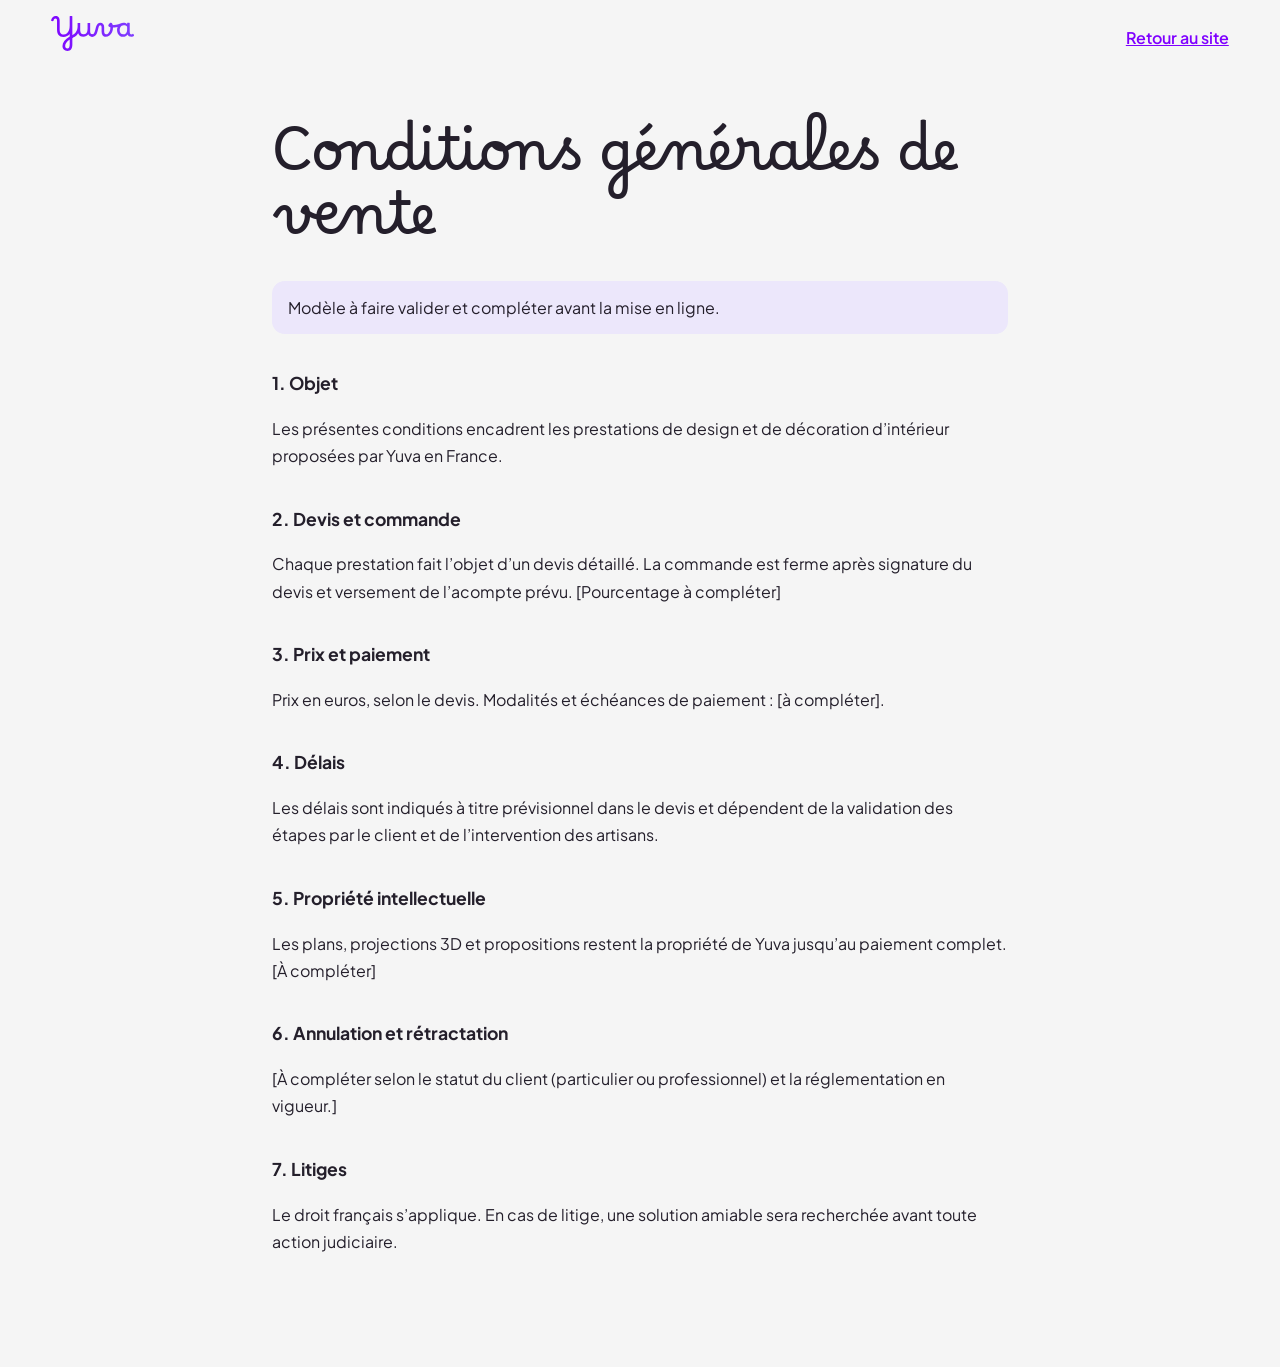
<file: cgv.html>
<!DOCTYPE html><html lang="fr"><head><meta charset="utf-8"><meta name="viewport" content="width=device-width, initial-scale=1"><title>Conditions générales de vente – Yuva</title>
<meta name="robots" content="noindex"><link rel="icon" type="image/png" href="assets/logo/favicon-32.png">
<link href="https://fonts.googleapis.com/css2?family=Borel&family=Plus+Jakarta+Sans:wght@400;600&display=swap" rel="stylesheet">
<link rel="stylesheet" href="css/legal.css"></head><body>
<header><a href="index.html"><img src="assets/logo/yuva-violet.svg" alt="Yuva" height="40"></a><a class="back" href="index.html">Retour au site</a></header>
<main><h1>Conditions générales de vente</h1><p class="note">Modèle à faire valider et compléter avant la mise en ligne.</p><h2>1. Objet</h2><p>Les présentes conditions encadrent les prestations de design et de décoration d’intérieur proposées par Yuva en France.</p><h2>2. Devis et commande</h2><p>Chaque prestation fait l’objet d’un devis détaillé. La commande est ferme après signature du devis et versement de l’acompte prévu. [Pourcentage à compléter]</p><h2>3. Prix et paiement</h2><p>Prix en euros, selon le devis. Modalités et échéances de paiement : [à compléter].</p><h2>4. Délais</h2><p>Les délais sont indiqués à titre prévisionnel dans le devis et dépendent de la validation des étapes par le client et de l’intervention des artisans.</p><h2>5. Propriété intellectuelle</h2><p>Les plans, projections 3D et propositions restent la propriété de Yuva jusqu’au paiement complet. [À compléter]</p><h2>6. Annulation et rétractation</h2><p>[À compléter selon le statut du client (particulier ou professionnel) et la réglementation en vigueur.]</p><h2>7. Litiges</h2><p>Le droit français s’applique. En cas de litige, une solution amiable sera recherchée avant toute action judiciaire.</p></main></body></html>
</file>
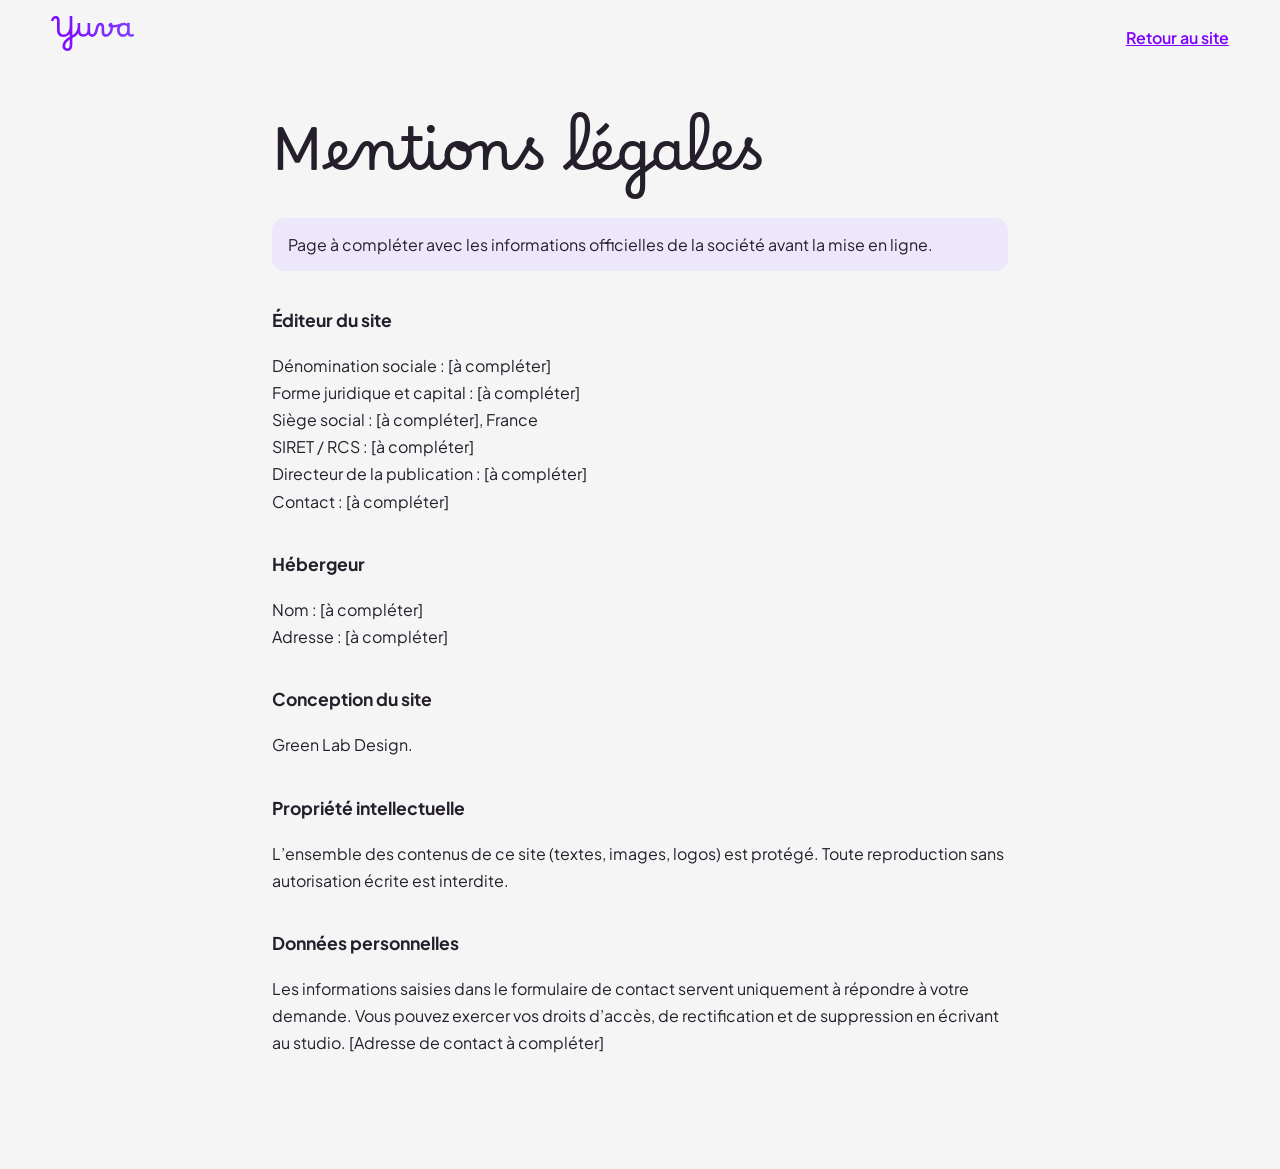
<file: mentions-legales.html>
<!DOCTYPE html><html lang="fr"><head><meta charset="utf-8"><meta name="viewport" content="width=device-width, initial-scale=1"><title>Mentions légales – Yuva</title>
<meta name="robots" content="noindex"><link rel="icon" type="image/png" href="assets/logo/favicon-32.png">
<link href="https://fonts.googleapis.com/css2?family=Borel&family=Plus+Jakarta+Sans:wght@400;600&display=swap" rel="stylesheet">
<link rel="stylesheet" href="css/legal.css"></head><body>
<header><a href="index.html"><img src="assets/logo/yuva-violet.svg" alt="Yuva" height="40"></a><a class="back" href="index.html">Retour au site</a></header>
<main><h1>Mentions légales</h1><p class="note">Page à compléter avec les informations officielles de la société avant la mise en ligne.</p><h2>Éditeur du site</h2><p>Dénomination sociale : [à compléter]<br>Forme juridique et capital : [à compléter]<br>Siège social : [à compléter], France<br>SIRET / RCS : [à compléter]<br>Directeur de la publication : [à compléter]<br>Contact : [à compléter]</p><h2>Hébergeur</h2><p>Nom : [à compléter]<br>Adresse : [à compléter]</p><h2>Conception du site</h2><p>Green Lab Design.</p><h2>Propriété intellectuelle</h2><p>L’ensemble des contenus de ce site (textes, images, logos) est protégé. Toute reproduction sans autorisation écrite est interdite.</p><h2>Données personnelles</h2><p>Les informations saisies dans le formulaire de contact servent uniquement à répondre à votre demande. Vous pouvez exercer vos droits d’accès, de rectification et de suppression en écrivant au studio. [Adresse de contact à compléter]</p></main></body></html>
</file>
<file: css/legal.css>
body{margin:0;background:#F5F5F5;color:#241f2b;font-family:'Plus Jakarta Sans',system-ui,sans-serif;line-height:1.7}
header{display:flex;justify-content:space-between;align-items:center;padding:1rem clamp(1.25rem,4vw,4rem)}
header img{height:2.2rem;width:auto}.back{font-weight:600;color:#7F00FF}
main{max-width:46rem;margin:0 auto;padding:4rem 1.25rem 6rem}
h1{font-family:'Borel',cursive;font-weight:400;font-size:clamp(2.4rem,6vw,3.6rem);line-height:1.1;margin:0 0 1rem}
h2{font-size:1.1rem;margin:2.2rem 0 .4rem}.note{background:#ece7fb;padding:.8rem 1rem;border-radius:.8rem}
</file>
